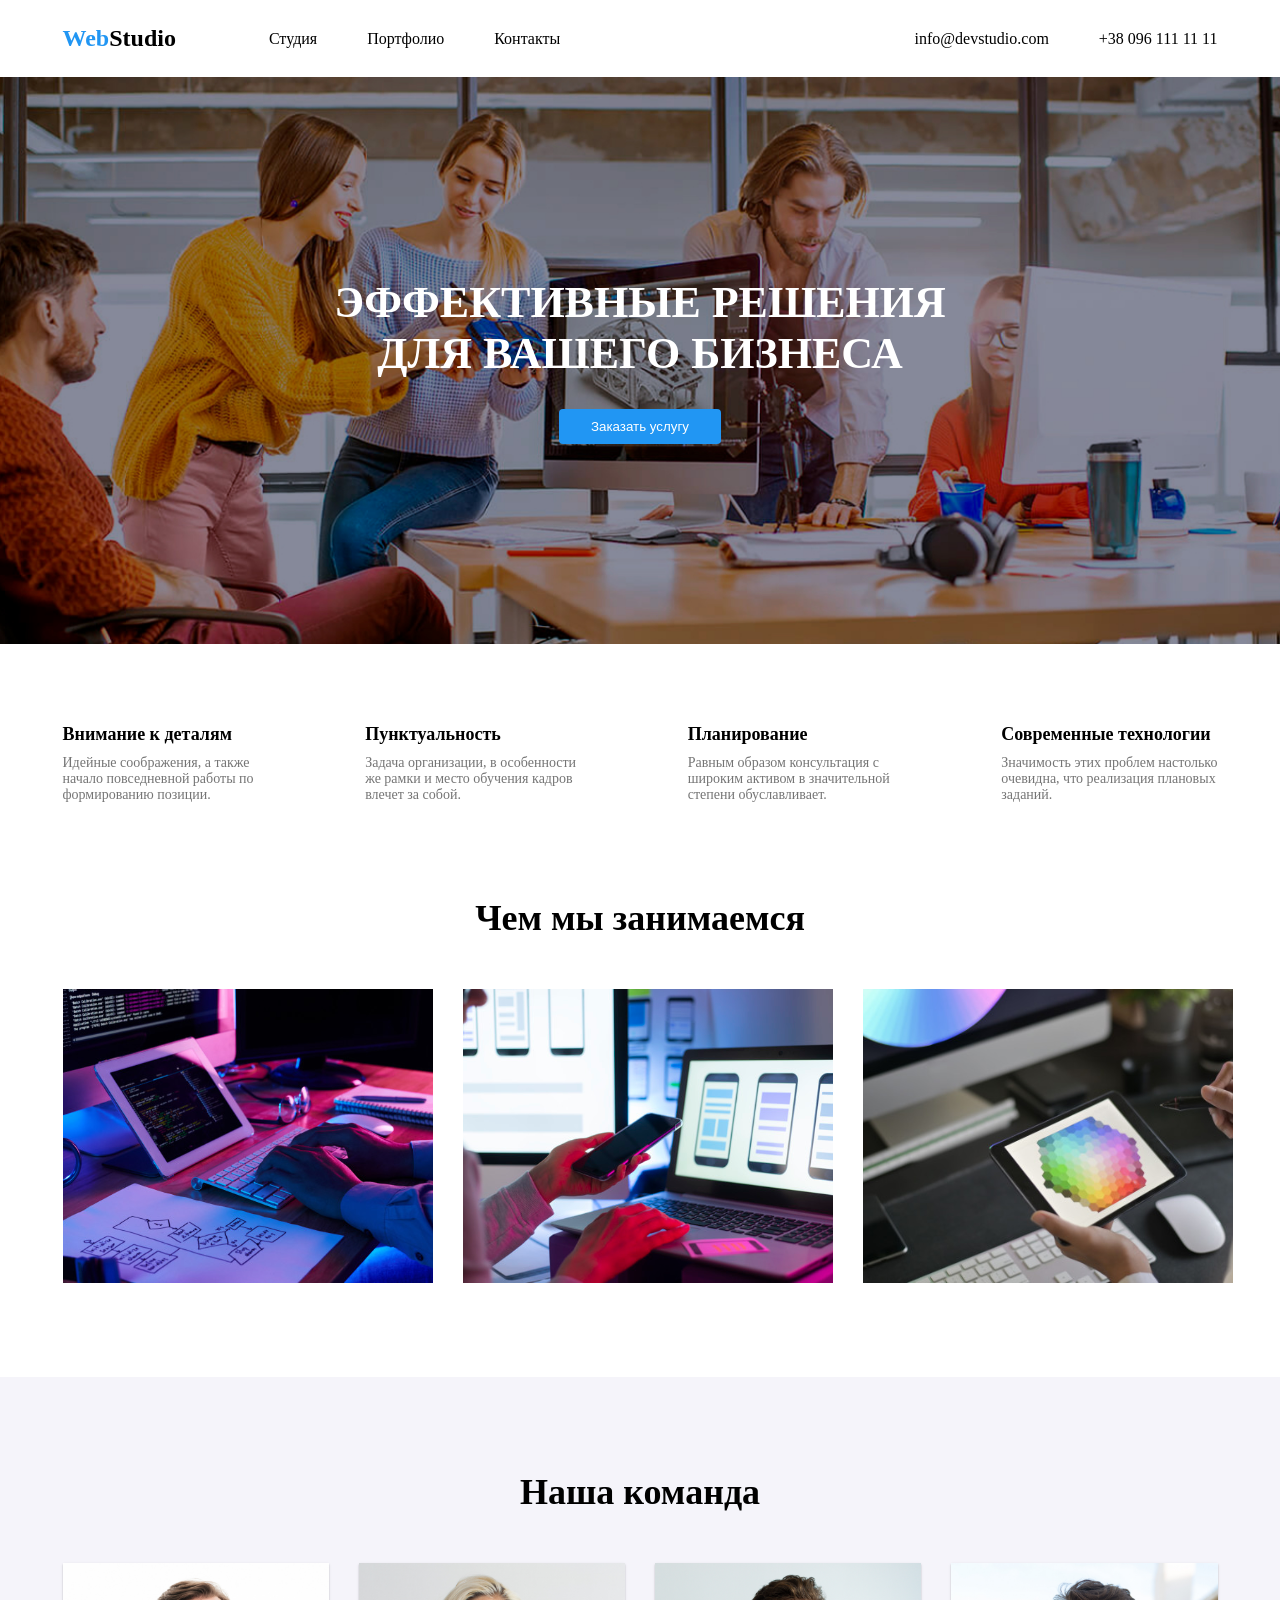
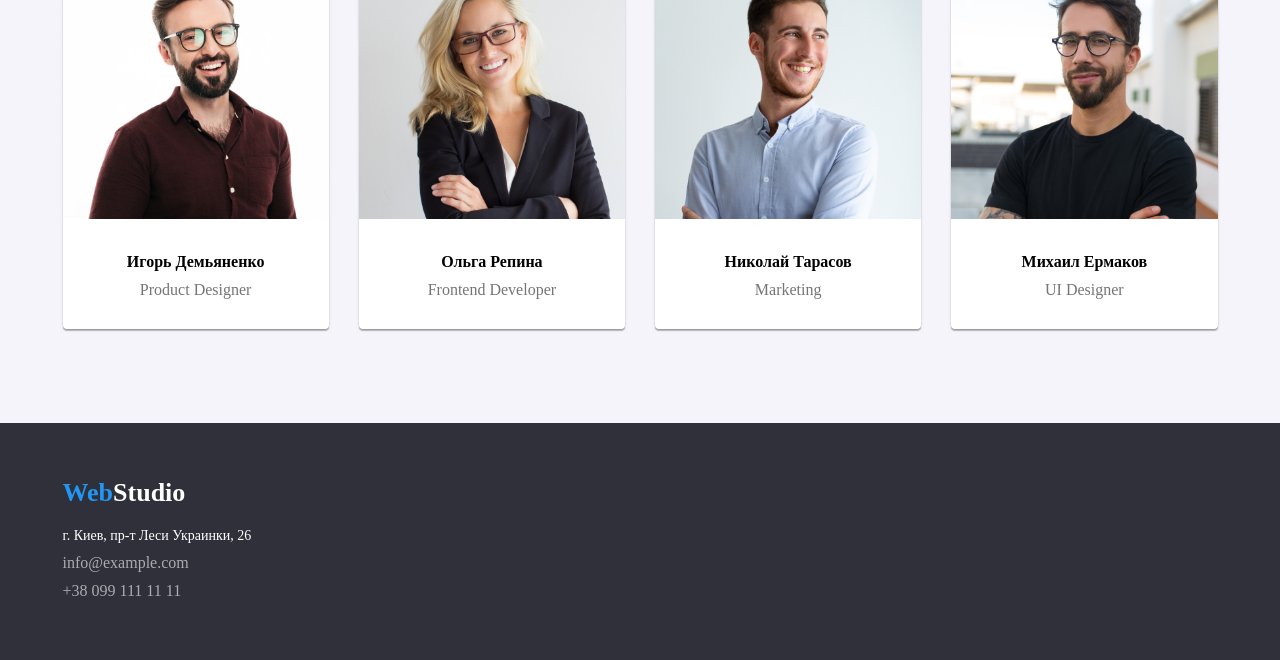
<file: index.html>
<!DOCTYPE html>
<html lang="en">
<head>
    <meta charset="UTF-8">
    <meta name="viewport"
          content="width=device-width, user-scalable=no, initial-scale=1.0, maximum-scale=1.0, minimum-scale=1.0">
    <meta http-equiv="X-UA-Compatible" content="ie=edge">
    <title>Web-Studio</title>
    <link rel="stylesheet" href="./style.css">
</head>
<body>

    <header class="header">
        <div class="container">
            <nav class="header-nav">
                <div class="header-block-left">
                    <h1 class="header-title"><span>Web</span>Studio</h1>
                    <ul class="header-menu">
                        <li class="header-item">
                            <a href="" class="header-link">Студия</a>
                        </li>
                        <li class="header-item">
                            <a href="./portfoilo.html" class="header-link">Портфолио</a>
                        </li>
                        <li class="header-item">
                            <a href="" class="header-link"> Контакты</a>
                        </li>
                    </ul>
                </div>
                <div class="header-block-right">
                    <a href="#" class="header-link">info@devstudio.com</a>
                    <a href="#" class="header-link">+38 096 111 11 11</a>
                </div>
                <img class="header-burger-img" src="./img/img3.webp" alt="">
            </nav>
        </div>
    </header>

    <main>
        <section class="first">
            <div class="container">
                <h2 class="first-title">
                    Эффективные решения <br>
                    для вашего бизнеса
                </h2>
                <button class="first-btn">Заказать услугу</button>
            </div>
        </section>

        <section class="second">
            <div class="container">
                <div class="second-block">
                    <div class="second-box">
                        <h3 class="second-title">Внимание к деталям</h3>
                        <p class="second-text">
                            Идейные соображения, а также <br>
                            начало повседневной работы по <br>
                            формированию позиции.
                        </p>
                    </div>
                    <div class="second-box">
                        <h3 class="second-title">Пунктуальность</h3>
                        <p class="second-text">
                            Задача организации, в особенности <br>
                            же рамки и место обучения кадров <br>
                            влечет за собой.
                        </p>
                    </div>
                    <div class="second-box">
                        <h3 class="second-title">Планирование</h3>
                        <p class="second-text">
                            Равным образом консультация с <br>
                            широким активом в значительной <br>
                            степени обуславливает.
                        </p>
                    </div>
                    <div class="second-box">
                        <h3 class="second-title">Современные технологии</h3>
                        <p class="second-text">
                            Значимость этих проблем настолько <br>
                            очевидна, что реализация плановых <br>
                            заданий.
                        </p>
                    </div>
                </div>
            </div>
        </section>

        <section class="third">
            <div class="container">
                <h3 class="third-title">Чем мы занимаемся</h3>
                <div class="third-block">
                    <img src="./img/img1.svg" alt="img" class="third-img">
                    <img src="./img/img2.svg" alt="img" class="third-img">
                    <img src="./img/img3.svg" alt="img" class="third-img">
                </div>
            </div>
        </section>

        <section class="four">
            <div class="container">
                <h3 class="four-title">Наша команда</h3>
                <div class="four-block">
                    <div class="four-box">
                        <img src="./img/human.jpg" alt="" class="four-box-img">
                        <h4 class="four-box-title">Игорь Демьяненко</h4>
                        <p class="four-box-text">Product Designer</p>
                    </div>
                    <div class="four-box">
                        <img src="./img/human2.jpg" alt="" class="four-box-img">
                        <h4 class="four-box-title">Ольга Репина</h4>
                        <p class="four-box-text">Frontend Developer</p>
                    </div>
                    <div class="four-box">
                        <img src="./img/human3.jpg" alt="" class="four-box-img">
                        <h4 class="four-box-title">Николай Тарасов</h4>
                        <p class="four-box-text">Marketing</p>
                    </div>
                    <div class="four-box">
                        <img src="./img/human4.jpg" alt="" class="four-box-img">
                        <h4 class="four-box-title">Михаил Ермаков</h4>
                        <p class="four-box-text">UI Designer</p>
                    </div>
                </div>
            </div>
        </section>

    </main>

    <footer class="footer">
        <div class="container">
            <h2 class="footer-title"><span>Web</span>Studio</h2>
            <p class="footer-text1">г. Киев, пр-т Леси Украинки, 26</p>
            <p class="footer-text2"><a href="#" class="footer-link">info@example.com</a></p>
            <p class="footer-text3"><a href="#" class="footer-link">+38 099 111 11 11</a></p>
        </div>
    </footer>

</body>
</html>
</file>
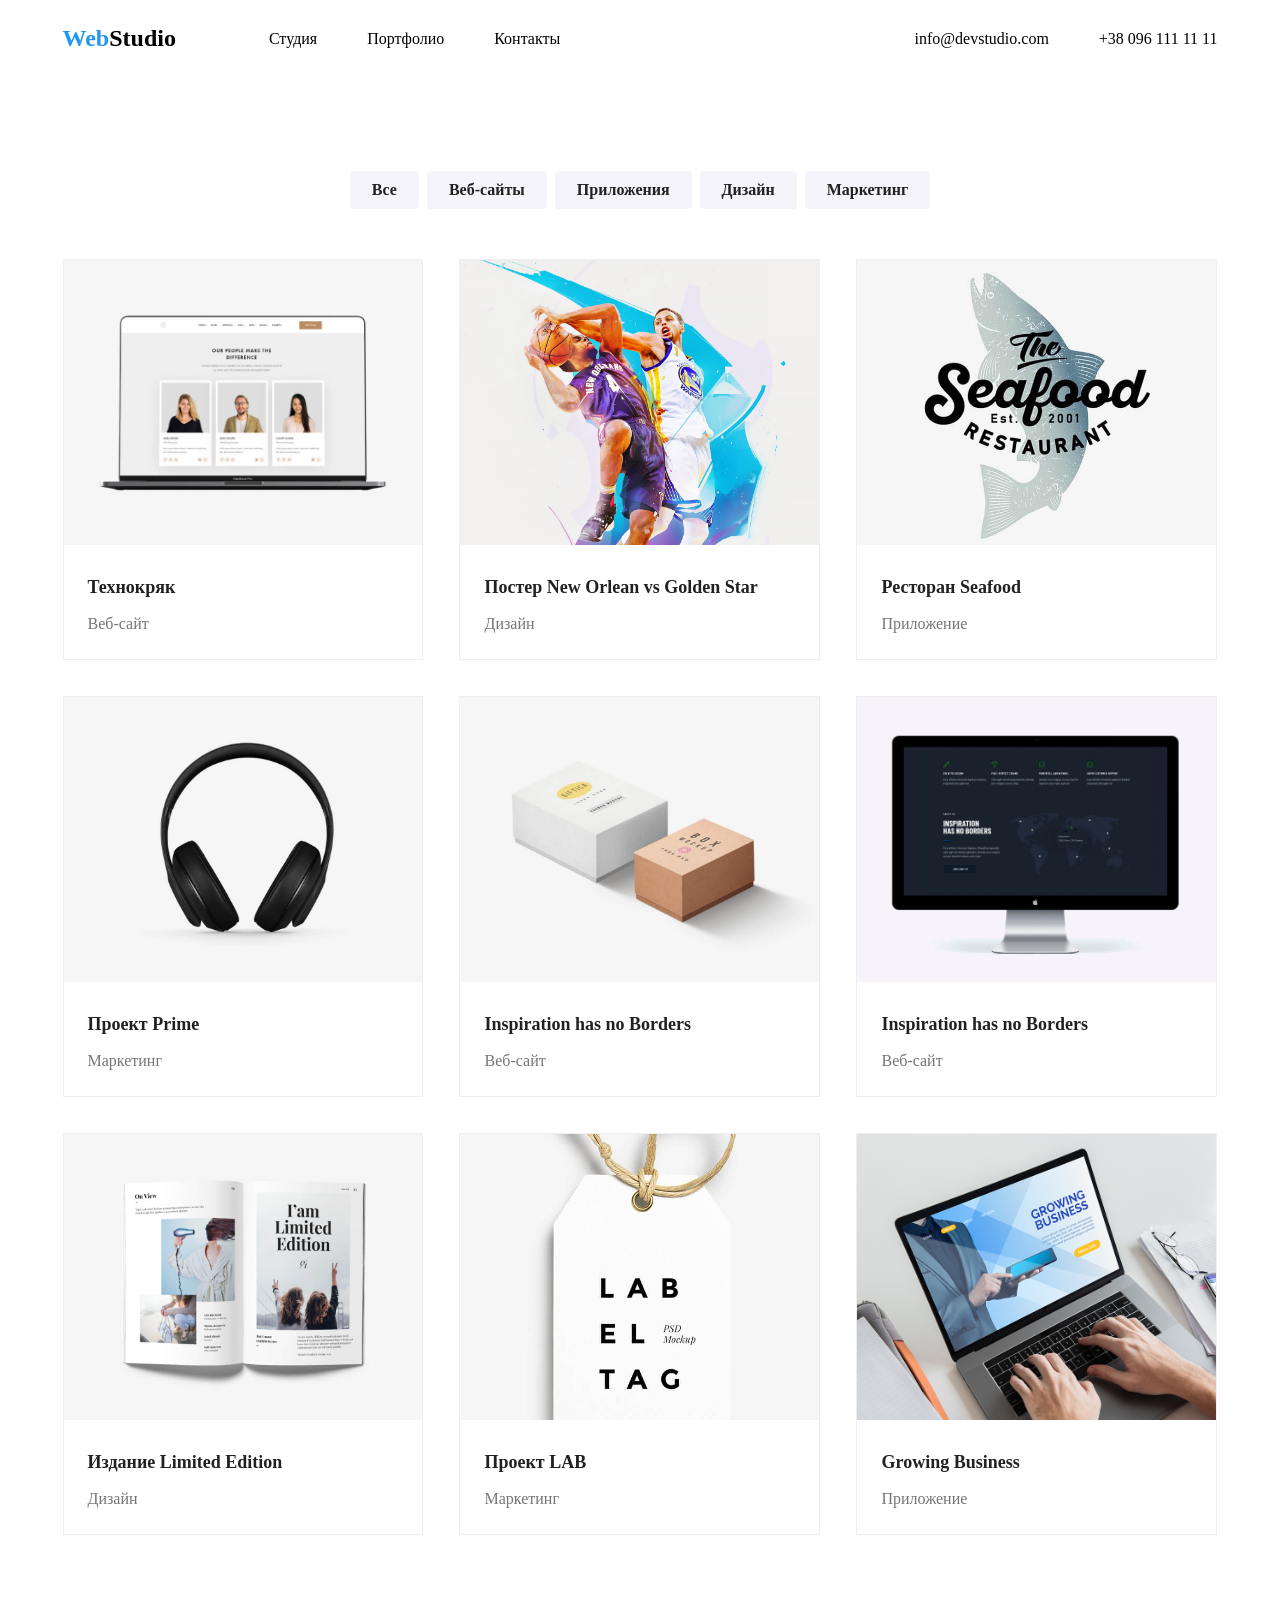
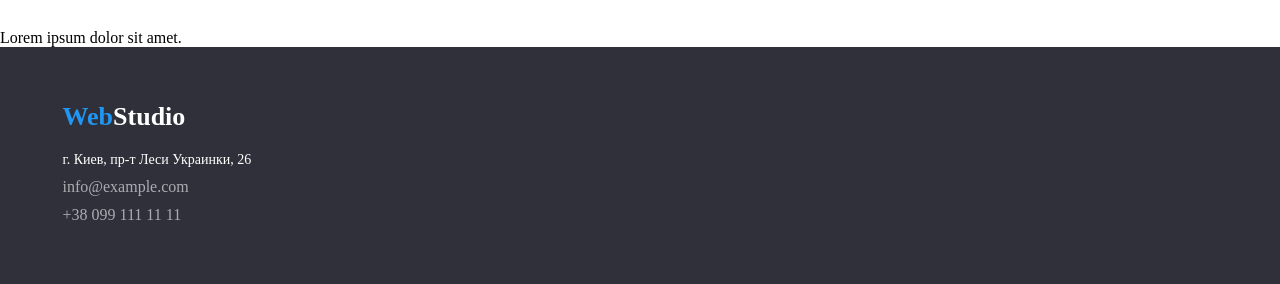
<file: portfoilo.html>
<!DOCTYPE html>
<html lang="en">
<head>
    <meta charset="UTF-8">
    <meta name="viewport"
          content="width=device-width, user-scalable=no, initial-scale=1.0, maximum-scale=1.0, minimum-scale=1.0">
    <meta http-equiv="X-UA-Compatible" content="ie=edge">
    <title>Portfoilo</title>
    <link rel="stylesheet" href="portfoilo.css">
</head>
<body>

<header class="header">
    <div class="container">
        <nav class="header-nav">
            <div class="header-block-left">
                <h1 class="header-title"><span>Web</span>Studio</h1>
                <ul class="header-menu">
                    <li class="header-item">
                        <a href="./index.html" class="header-link">Студия</a>
                    </li>
                    <li class="header-item">Портфолио</li>
                    <li class="header-item">Контакты</li>
                </ul>
            </div>
            <div class="header-block-right">
                <a href="#" class="header-link">info@devstudio.com</a>
                <a href="#" class="header-link">+38 096 111 11 11</a>
            </div>
            <img class="header-burger-img" src="./img/img3.webp" alt="">
        </nav>
    </div>
</header>

<main>
    <section class="first">
        <div class="container">
            <div class="first-block-top">
                <div class="first-block-top-box">Все</div>
                <div class="first-block-top-box">Веб-сайты</div>
                <div class="first-block-top-box">Приложения</div>
                <div class="first-block-top-box">Дизайн</div>
                <div class="first-block-top-box">Маркетинг</div>
            </div>
            <div class="first-block-bottom">
                <div class="first-block-bottom-box">
                    <img src="./img/img4.png" alt="" class="first-block-bottom-box-img">
                    <h3 class="first-block-bottom-box-title">Технокряк</h3>
                    <p class="first-block-bottom-box-text">Веб-сайт</p>
                </div>
                <div class="first-block-bottom-box">
                    <img src="./img/img5.svg" alt="" class="first-block-bottom-box-img">
                    <h3 class="first-block-bottom-box-title">Постер New Orlean vs Golden Star</h3>
                    <p class="first-block-bottom-box-text">Дизайн</p>
                </div>
                <div class="first-block-bottom-box">
                    <img src="./img/img6.svg" alt="" class="first-block-bottom-box-img">
                    <h3 class="first-block-bottom-box-title">Ресторан Seafood</h3>
                    <p class="first-block-bottom-box-text">Приложение</p>
                </div>
                <div class="first-block-bottom-box">
                    <img src="./img/img7.svg" alt="" class="first-block-bottom-box-img">
                    <h3 class="first-block-bottom-box-title">Проект Prime</h3>
                    <p class="first-block-bottom-box-text">Маркетинг</p>
                </div>
                <div class="first-block-bottom-box">
                    <img src="./img/img8.svg" alt="" class="first-block-bottom-box-img">
                    <h3 class="first-block-bottom-box-title">Inspiration has no Borders</h3>
                    <p class="first-block-bottom-box-text">Веб-сайт</p>
                </div>
                <div class="first-block-bottom-box">
                    <img src="./img/img9.svg" alt="" class="first-block-bottom-box-img">
                    <h3 class="first-block-bottom-box-title">Inspiration has no Borders</h3>
                    <p class="first-block-bottom-box-text">Веб-сайт</p>
                </div>
                <div class="first-block-bottom-box">
                    <img src="./img/img10.svg" alt="" class="first-block-bottom-box-img">
                    <h3 class="first-block-bottom-box-title">Издание Limited Edition</h3>
                    <p class="first-block-bottom-box-text">Дизайн</p>
                </div>
                <div class="first-block-bottom-box">
                    <img src="./img/img11.svg" alt="" class="first-block-bottom-box-img">
                    <h3 class="first-block-bottom-box-title">Проект LAB</h3>
                    <p class="first-block-bottom-box-text">Маркетинг</p>
                </div>
                <div class="first-block-bottom-box">
                    <img src="./img/img12.svg" alt="" class="first-block-bottom-box-img">
                    <h3 class="first-block-bottom-box-title">Growing Business</h3>
                    <p class="first-block-bottom-box-text">Приложение</p>
                </div>
            </div>
        </div>
    </section>
</main>
<div class="webstudio">
    <orem10>Lorem ipsum dolor sit amet.</orem10>
</div>
<footer class="footer">
    <div class="container">
        <h2 class="footer-title"><span>Web</span>Studio</h2>
        <p class="footer-text1">г. Киев, пр-т Леси Украинки, 26</p>
        <p class="footer-text2"><a href="#" class="footer-link">info@example.com</a></p>
        <p class="footer-text3"><a href="#" class="footer-link">+38 099 111 11 11</a></p>
    </div>
</footer>

</body>
</html>
</file>
<file: style.css>
*{
    margin: 0;
    padding: 0;
    box-sizing: border-box;
}
.container{
    max-width: 1185px;
    margin: 0 auto;
    padding:0 15px;
}
img{
    max-width: 100%;
}
.header{
    padding: 25px 0;
}
.header-nav{
    display: flex;
    align-items: center;
    justify-content: space-between;
}
.header-block-left{
    display: flex;
    gap: 93px;
    align-items: center;
}
h1 > span {
    color: #2196F3;
}
.header-menu{
    display: flex;
    gap: 50px;
    list-style-type: none;
}
.header-item{
    cursor: pointer;
}
.header-block-right{
    display: flex;
    gap: 50px;
}
.header-burger-img{
    display: none;
}
.header-link{
    color: black;
    text-decoration: none;
}
/*header end*/
.first{
    background: black url("./img/first-bg.jpg") center/cover no-repeat;
    padding: 200px 0;
    text-align: center;
}
.first-title{
    color: white;
    font-size: 44px;
    margin-bottom: 30px;
    text-transform: uppercase;
}
.first-btn{
    padding: 10px 32px;
    background-color: #2196F3;
    color: white;
    border-radius: 4px;
    border: none;
    cursor: pointer;
}
/*first-end*/
.second{
    padding: 80px 0 94px;
}
.second-block{
    display: flex;
    justify-content: space-between;
    align-items: center;
}
.second-title{
    font-size: 18px;
    margin-bottom: 10px;
}
.second-text{
    font-size: 14px;
    color: rgba(117, 117, 117, 1);
}
/*second end*/

.third{
     padding-bottom: 94px;
 }
.third-title{
    text-align: center;
    margin-bottom: 50px;
    font-size: 36px;
}
.third-block{
    display: flex;
    gap: 30px;
}
/*third end*/
.four{
    background: rgba(245, 244, 250, 1);
    padding: 94px 0;
}
.four-title{
    text-align: center;
    margin-bottom: 50px;
    font-size: 36px;
}
.four-block{
    display: flex;
    gap: 30px;
}
.four-box{
    width: calc(25% - 22.5px);
    background-color: white;
    border-radius: 0 0 4px 4px;
    box-shadow: 0 2px 1px 0 rgba(0, 0, 0, 0.2),0 1px 1px 0 rgba(0, 0, 0, 0.14),0 1px 3px 0 rgba(0, 0, 0, 0.12);
}
.four-box-img{
    max-width: 100%;
}
.four-box-title{
    text-align: center;
    margin: 30px 0 10px;
}
.four-box-text{
     text-align: center;
     margin-bottom: 30px;
     color: rgba(117, 117, 117, 1);
 }
/*four end*/

.footer{
    background: rgba(47, 48, 58, 1);
    padding: 55px 0 60px;
}
.footer-title{
    font-size: 26px;
    margin-bottom: 20px;
    color: white;
}
.footer-title > span{
    color: #2196F3;
}
.footer-text1{
    font-size: 14px;
    margin-bottom: 10px;
    color: white;
}
.footer-text2{
    margin: 10px 0;
}
.footer-link{
    color: rgba(255, 255, 255, 0.6);
    text-decoration: none;
}
/*start adaptive*/

@media screen and (max-width:880px ) {
    .header-menu{
        display: none;
    }
    .header-block-right{
        display: none;
    }
    .header-burger-img{
        display: inline-block;
        width: 70px;
    }
}
/*header-end*/
@media screen and (max-width:880px ) {
    .first-title{
        font-size: 20px;
        justify-content: center;
    }
}
/*first-end*/
@media screen and (max-width:900px ) {
    .second-block{
        flex-wrap: wrap;
        display: flex;
        font-size: 20px ;
        gap: 10px;
    }
}
/*second-end*/
@media screen and (max-width:950px ) {
    .third-block{
        flex-wrap: wrap;
        justify-content:center;
    }
}
@media screen and (max-width:700px ) {
    .third-block{
        flex-wrap: wrap;
        justify-content:center;
    }
    .third-block{
        width:100%;
    }
}
/*third-end*/
@media screen and (max-width:960px ) {
    .four-block{
        flex-wrap: wrap;
        justify-content: center;
    }
    .four-box{
        width: calc(33.333333% - 30px);
    }
}
@media screen and (max-width:700px ) {
    .four-box{
        width: calc(33.333333% - 15px);
    }
}
@media screen and (max-width:550px ) {
    .four-box{
        width: 100%;
    }
}
/*four-end*/
</file>
<file: portfoilo.css>
*{
    margin: 0;
    padding: 0;
    box-sizing: border-box;
}
.container{
    max-width: 1185px;
    margin: 0 auto;
    padding:0 15px;
}
img{
    max-width: 100%;
}
.header{
    padding: 25px 0;
}
.header-nav{
    display: flex;
    align-items: center;
    justify-content: space-between;
}
.header-block-left{
    display: flex;
    gap: 93px;
    align-items: center;
}
h1 > span {
    color: #2196F3;
}
.header-menu{
    display: flex;
    gap: 50px;
    list-style-type: none;
}
.header-item{
    cursor: pointer;
}
.header-block-right{
    display: flex;
    gap: 50px;
}
.header-burger-img{
    display: none;
}
.header-link{
    color: black;
    text-decoration: none;
}
/*header end*/
.first{
    padding: 94px 0;
}
.first-block-top{
    display: flex;
    justify-content: center;
    gap: 8px;
    margin-bottom: 50px;
}
.first-block-top-box{
    padding: 6px 22px;
    background-color: rgba(245, 244, 250, 1);
    border-radius: 4px;
    color: rgba(33, 33, 33, 1);
    font-size: 16px;
    font-weight: 700;
    line-height: 26px;
    text-align: center;
}
.first-block-bottom{
    display: flex;
    gap: 36px;
    align-items: center;
    flex-wrap: wrap;
}
.first-block-bottom-box{
    width: calc(33.33333% - 24px);
    border: 1px solid rgba(238, 238, 238, 1);
    background: rgba(255, 255, 255, 1);
}
.first-block-bottom-box-img{
    max-width: 100%;
}
.first-block-bottom-box-title{
    color: rgba(33, 33, 33, 1);
    font-size: 18px;
    font-weight: 700;
    line-height: 36px;
    text-align: left;
    margin: 20px 24px 4px;
}
.first-block-bottom-box-text{
    color: rgba(117, 117, 117, 1);
    font-size: 16px;
    font-weight: 400;
    line-height: 30px;
    text-align: left;
    margin: 0 24px 20px;
}
/*first end*/

.footer{
    background: rgba(47, 48, 58, 1);
    padding: 55px 0 60px;
}
.footer-title{
    font-size: 26px;
    margin-bottom: 20px;
    color: white;
}
.footer-title > span{
    color: #2196F3;
}
.footer-text1{
    font-size: 14px;
    margin-bottom: 10px;
    color: white;
}
.footer-text2{
    margin: 10px 0;
}
.footer-link{
    color: rgba(255, 255, 255, 0.6);
    text-decoration: none;
}
/*start adaptive*/

@media screen and (max-width:880px ) {
    .header-menu{
        display: none;
    }
    .header-block-right{
        display: none;
    }
    .header-burger-img{
        display: inline-block;
        width: 70px;
    }
}
/*header-end*/

@media screen and (max-width:900px ) {
    .first-block-top{
        flex-wrap: wrap;
    }
}
@media screen and (max-width:900px ) {
    .first-block-bottom-box{
         width: calc(50% - 20px);
         justify-content: center;
     }
}
@media screen and (max-width:600px ) {
    .first-block-bottom-box{
        width:100% ;
        text-align: center;
    }
}
/*main-end*/
</file>
